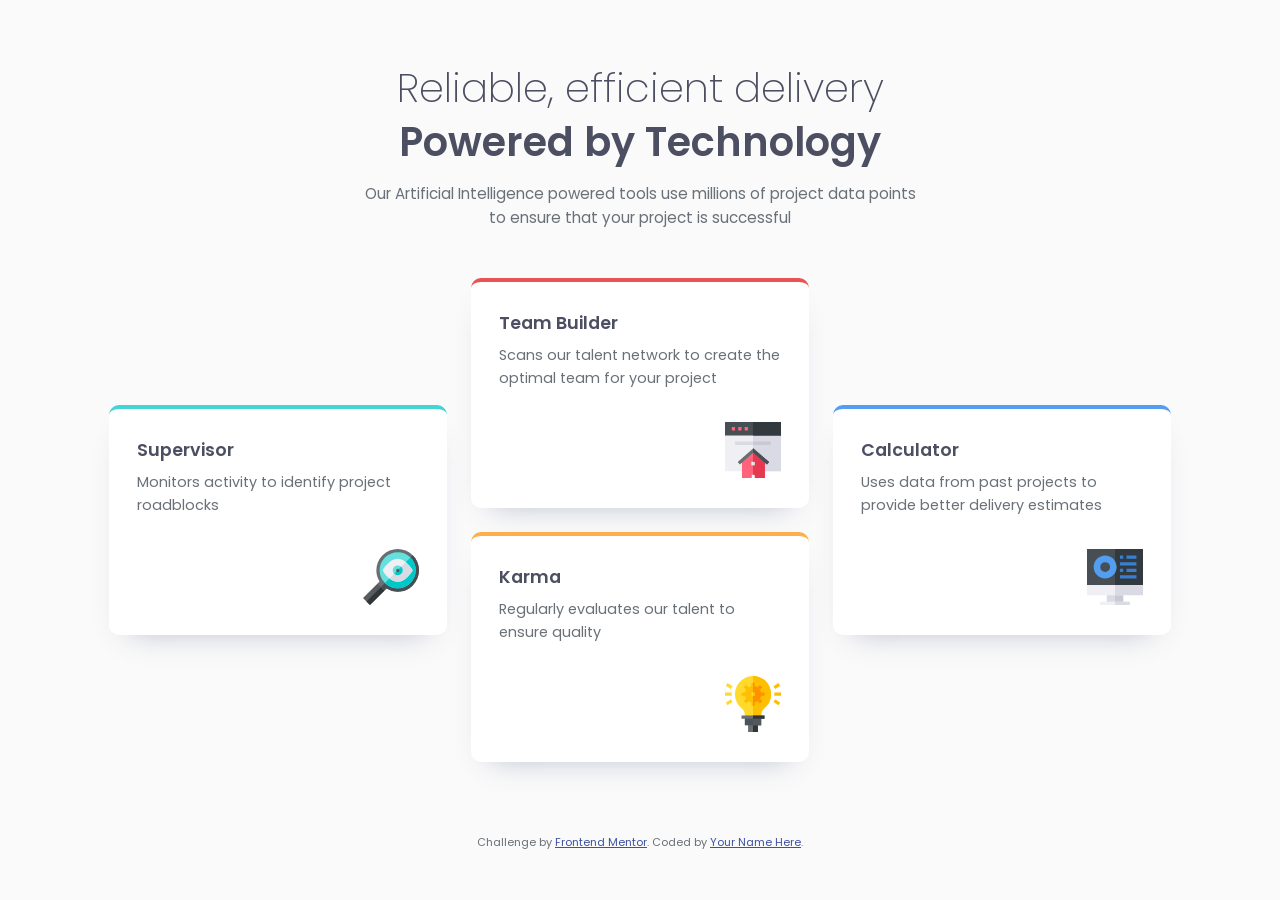
<file: index.html>
<!DOCTYPE html>
<html lang="en">
<head>
  <meta charset="UTF-8">
  <meta name="viewport" content="width=device-width, initial-scale=1.0">
  <link rel="icon" type="image/png" sizes="32x32" href="./images/favicon-32x32.png">
  <link rel="preconnect" href="https://fonts.googleapis.com">
  <link rel="preconnect" href="https://fonts.gstatic.com" crossorigin>
  <link href="https://fonts.googleapis.com/css2?family=Poppins:wght@200;400;600&display=swap" rel="stylesheet">
  <link rel="stylesheet" href="./css/style.css">
  <title>Frontend Mentor | Four card feature section</title>
</head>
<body>
  <main class="page">
    <header class="intro">
      <h1 class="headline">
        <span class="headline-light">Reliable, efficient delivery</span>
        <span class="headline-strong">Powered by Technology</span>
      </h1>
      <p class="subtitle">Our Artificial Intelligence powered tools use millions of project data points to ensure that your project is successful</p>
    </header>

    <section class="cards" aria-label="Feature cards">
      <article class="card card--supervisor">
        <div class="card-content">
          <h2 class="card-title">Supervisor</h2>
          <p class="card-text">Monitors activity to identify project roadblocks</p>
        </div>
        <img src="./images/icon-supervisor.svg" alt="Magnifying glass icon" class="card-icon">
      </article>

      <article class="card card--team">
        <div class="card-content">
          <h2 class="card-title">Team Builder</h2>
          <p class="card-text">Scans our talent network to create the optimal team for your project</p>
        </div>
        <img src="./images/icon-team-builder.svg" alt="House on a browser window icon" class="card-icon">
      </article>

      <article class="card card--karma">
        <div class="card-content">
          <h2 class="card-title">Karma</h2>
          <p class="card-text">Regularly evaluates our talent to ensure quality</p>
        </div>
        <img src="./images/icon-karma.svg" alt="Lightbulb icon" class="card-icon">
      </article>

      <article class="card card--calculator">
        <div class="card-content">
          <h2 class="card-title">Calculator</h2>
          <p class="card-text">Uses data from past projects to provide better delivery estimates</p>
        </div>
        <img src="./images/icon-calculator.svg" alt="Computer screen icon" class="card-icon">
      </article>
    </section>
  </main>

  <footer class="attribution">
    Challenge by <a href="https://www.frontendmentor.io?ref=challenge" target="_blank" rel="noreferrer">Frontend Mentor</a>.
    Coded by <a href="https://github.com/">Your Name Here</a>.
  </footer>
</body>
</html>
</file>
<file: css/style.css>
:root {
  --red: hsl(0, 78%, 62%);
  --cyan: hsl(180, 62%, 55%);
  --orange: hsl(34, 97%, 64%);
  --blue: hsl(212, 86%, 64%);
  --grey-500: hsl(234, 12%, 34%);
  --grey-400: hsl(212, 6%, 44%);
  --light: hsl(0, 0%, 98%);
}

* {
  box-sizing: border-box;
  margin: 0;
  padding: 0;
}

body {
  font-family: 'Poppins', sans-serif;
  background-color: var(--light);
  color: var(--grey-500);
  min-height: 100vh;
  display: flex;
  flex-direction: column;
  align-items: center;
}

.page {
  width: min(1110px, 100%);
  padding: 4rem 1.5rem 3rem;
  display: flex;
  flex-direction: column;
  gap: 3rem;
}

.intro {
  text-align: center;
  max-width: 56ch;
  margin: 0 auto;
  display: grid;
  gap: 1rem;
}

.headline {
  display: grid;
  gap: 0.35rem;
  font-size: clamp(1.8rem, 2vw + 1rem, 2.5rem);
  line-height: 1.2;
}

.headline-light {
  font-weight: 200;
}

.headline-strong {
  font-weight: 600;
}

.subtitle {
  color: var(--grey-400);
  font-size: 0.95rem;
  line-height: 1.6;
}

.cards {
  display: grid;
  grid-template-columns: repeat(auto-fit, minmax(260px, 1fr));
  gap: 1.5rem;
}

.card {
  background-color: white;
  border-radius: 10px;
  padding: 1.75rem;
  border-top: 4px solid transparent;
  box-shadow: 0 15px 30px -20px rgba(84, 94, 135, 0.45);
  display: flex;
  flex-direction: column;
  gap: 2rem;
  min-height: 230px;
}

.card-content {
  display: grid;
  gap: 0.5rem;
}

.card-title {
  font-size: 1.1rem;
  font-weight: 600;
}

.card-text {
  color: var(--grey-400);
  font-size: 0.9rem;
  line-height: 1.6;
}

.card-icon {
  width: 56px;
  height: 56px;
  align-self: flex-end;
}

.card--supervisor {
  border-top-color: var(--cyan);
}

.card--team {
  border-top-color: var(--red);
}

.card--karma {
  border-top-color: var(--orange);
}

.card--calculator {
  border-top-color: var(--blue);
}

@media (min-width: 960px) {
  .cards {
    grid-template-columns: repeat(3, 1fr);
    grid-auto-rows: 1fr;
    align-items: center;
  }

  .card--supervisor {
    grid-row: 2 / span 2;
    grid-column: 1;
  }

  .card--team {
    grid-row: 1 / span 2;
    grid-column: 2;
  }

  .card--karma {
    grid-row: 3 / span 2;
    grid-column: 2;
  }

  .card--calculator {
    grid-row: 2 / span 2;
    grid-column: 3;
  }
}

.attribution {
  font-size: 11px;
  text-align: center;
  color: var(--grey-400);
  padding: 1.5rem;
}

.attribution a {
  color: hsl(228, 45%, 44%);
}
</file>
